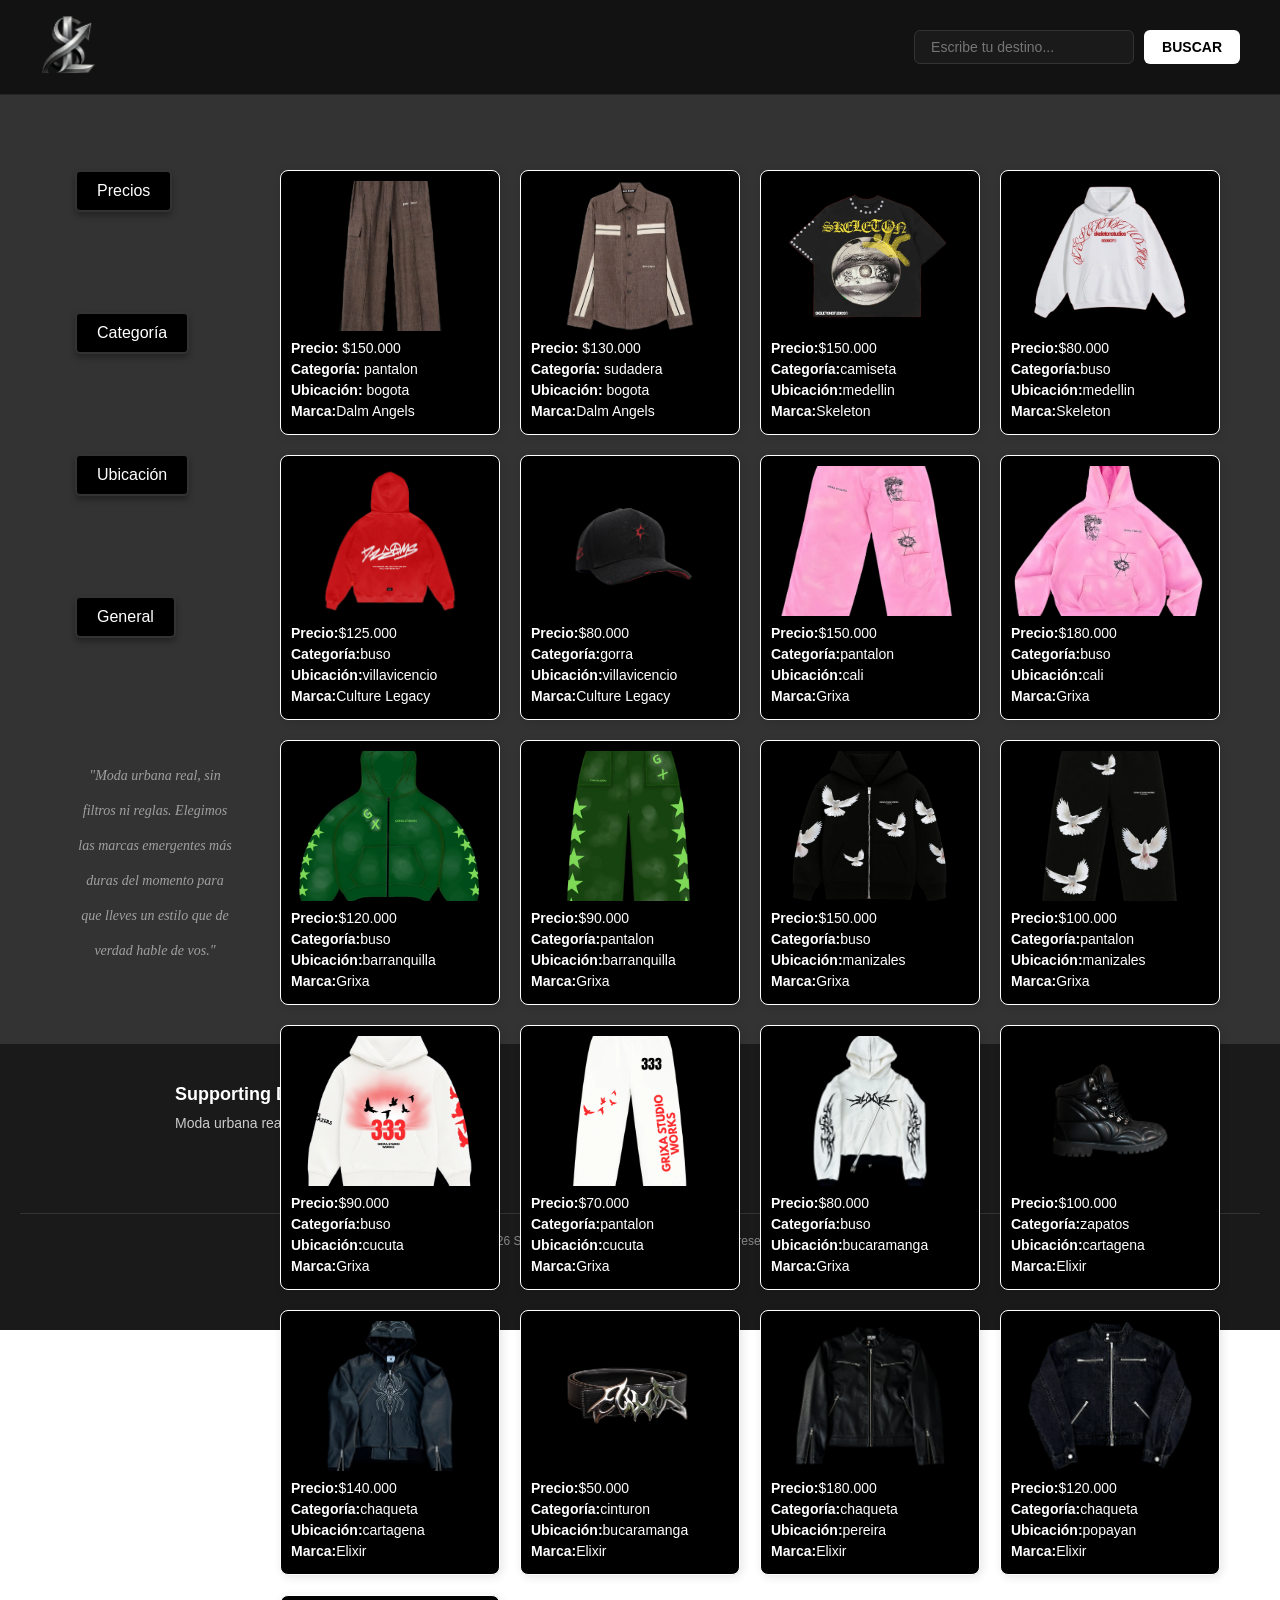
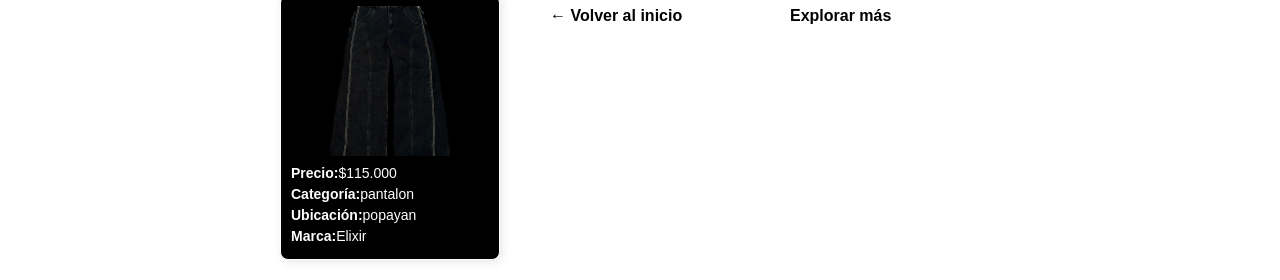
<file: index.html>
<!DOCTYPE html>
<html lang="en">
<head>
    <meta charset="UTF-8">
    <meta name="viewport" content="width=device-width, initial-scale=1.0">
    <title>Marcas y Ropa</title>
    <link rel="stylesheet" href="./Ventana 3/CSS/index.css">
    <link rel="shortcut icon" href="/Ventana 1/Images/Log.ico" type="image/x-icon">
</head>
<body>
    <header class="encabezado-principal">
        <div class="contenedor-logo">
            <img src="./Ventana 3/IMAGENES/Log.png"  class="logo-busqueda" alt="logo">
        </div>
        <form class="contenedor-buscar">
            <input type="text" placeholder="Escribe tu destino..." class="caja-buscar">
            <button type="submit" class="boton-buscar">Buscar</button>
        </form>
    </header>
    <section>
        <div class="contenedor">
            <nav class="contenedor-botones">
                <button class="mi-boton">Precios</button>
                <button class="mi-boton">Categoría</button>
                <button class="mi-boton">Ubicación</button>
                <button class="mi-boton">General</button>
                <p class="mensaje-motivacional">
                "Moda urbana real, sin filtros ni reglas.
                 Elegimos las marcas emergentes más duras del momento 
                 para que lleves un estilo que de verdad hable de vos."</p>
            </nav>
            <div class="seccion-imagenes">
            <div class="tarjeta">
                <img src="/Ventana 3/IMAGENES/8.png" alt="Producto">
                <div class="descripcion">
                    <p><strong>Precio:</strong> $150.000</p>
                    <p><strong>Categoría:</strong> pantalon</p>
                    <p><strong>Ubicación:</strong> bogota</p>
                    <p><strong>Marca:</strong>Dalm Angels</p>                    
                </div>
            </div>
            <div class="tarjeta">
                <img src="./Ventana 3/IMAGENES/12.png" alt="Producto">
                <div class="descripcion">
                    <p><strong>Precio:</strong> $130.000</p>
                    <p><strong>Categoría:</strong> sudadera</p>
                    <p><strong>Ubicación:</strong> bogota</p>
                    <p><strong>Marca:</strong>Dalm Angels</p>
                </div>
            </div>
            <div class="tarjeta">
                <img src="./Ventana 3/IMAGENES/1.png" alt="Producto">
                <div class="descripcion">
                    <p><strong>Precio:</strong>$150.000</p>
                    <p><strong>Categoría:</strong>camiseta</p>
                    <p><strong>Ubicación:</strong>medellin</p>
                    <p><strong>Marca:</strong>Skeleton</p>

                </div>
            </div>
            <div class="tarjeta">
                <img src="./Ventana 3/IMAGENES/3.png" alt="Producto">
                <div class="descripcion">
                    <p><strong>Precio:</strong>$80.000</p>
                    <p><strong>Categoría:</strong>buso</p>
                    <p><strong>Ubicación:</strong>medellin</p>
                    <p><strong>Marca:</strong>Skeleton</p>
                </div>
            </div>
            <div class="tarjeta">
                <img src="./Ventana 3/IMAGENES/5.png" alt="Producto">
                <div class="descripcion">
                    <p><strong>Precio:</strong>$125.000</p>
                    <p><strong>Categoría:</strong>buso</p>
                    <p><strong>Ubicación:</strong>villavicencio</p>
                    <p><strong>Marca:</strong>Culture Legacy</p>
                </div>
            </div>
            <div class="tarjeta">
                <img src="./Ventana 3/IMAGENES/11.png" alt="Producto">
                <div class="descripcion">
                    <p><strong>Precio:</strong>$80.000</p>
                    <p><strong>Categoría:</strong>gorra</p>
                    <p><strong>Ubicación:</strong>villavicencio</p>
                    <p><strong>Marca:</strong>Culture Legacy</p>
                </div>
            </div>
            <div class="tarjeta">
                <img src="./Ventana 3/IMAGENES/9.png" alt="Producto">
                <div class="descripcion">
                    <p><strong>Precio:</strong>$150.000</p>
                    <p><strong>Categoría:</strong>pantalon</p>
                    <p><strong>Ubicación:</strong>cali</p>
                    <p><strong>Marca:</strong>Grixa</p>
                </div>
            </div>
            <div class="tarjeta">
                <img src="./Ventana 3/IMAGENES/10.png" alt="Producto">
                <div class="descripcion">
                    <p><strong>Precio:</strong>$180.000</p>
                    <p><strong>Categoría:</strong>buso</p>
                    <p><strong>Ubicación:</strong>cali</p>
                    <p><strong>Marca:</strong>Grixa</p>
                </div>
            </div>
            <div class="tarjeta">
                <img src="./Ventana 3/IMAGENES/13.png" alt="Producto">
                <div class="descripcion">
                    <p><strong>Precio:</strong>$120.000</p>
                    <p><strong>Categoría:</strong>buso</p>
                    <p><strong>Ubicación:</strong>barranquilla</p>
                    <p><strong>Marca:</strong>Grixa</p>
                </div>
            </div>
            <div class="tarjeta">
                <img src="./Ventana 3//IMAGENES/14.png" alt="Producto">
                <div class="descripcion">
                    <p><strong>Precio:</strong>$90.000</p>
                    <p><strong>Categoría:</strong>pantalon</p>
                    <p><strong>Ubicación:</strong>barranquilla</p>
                    <p><strong>Marca:</strong>Grixa</p>
                </div>
            </div>
            <div class="tarjeta">
                <img src="./Ventana 3/IMAGENES/6.png" alt="Producto">
                <div class="descripcion">
                    <p><strong>Precio:</strong>$150.000</p>
                    <p><strong>Categoría:</strong>buso</p>
                    <p><strong>Ubicación:</strong>manizales</p>
                    <p><strong>Marca:</strong>Grixa</p>
                </div>
            </div>
            <div class="tarjeta">
                <img src="./Ventana 3/IMAGENES/7.png" alt="Producto">
                <div class="descripcion">
                    <p><strong>Precio:</strong>$100.000</p>
                    <p><strong>Categoría:</strong>pantalon</p>
                    <p><strong>Ubicación:</strong>manizales</p>
                    <p><strong>Marca:</strong>Grixa</p>
                </div>
            </div>
            <div class="tarjeta">
                <img src="./Ventana 3/IMAGENES/2.png" alt="Producto">
                <div class="descripcion">
                    <p><strong>Precio:</strong>$90.000</p>
                    <p><strong>Categoría:</strong>buso</p>
                    <p><strong>Ubicación:</strong>cucuta</p>
                    <p><strong>Marca:</strong>Grixa</p>
                </div>
            </div>
            <div class="tarjeta">
                <img src="./Ventana 3/IMAGENES/4.png" alt="Producto">
                <div class="descripcion">
                    <p><strong>Precio:</strong>$70.000</p>
                    <p><strong>Categoría:</strong>pantalon</p>
                    <p><strong>Ubicación:</strong>cucuta</p>
                    <p><strong>Marca:</strong>Grixa</p>
                </div>
            </div>
            <div class="tarjeta">
                <img src="./Ventana 3/IMAGENES/chaquetadiagonal.webp" alt="Producto">
                <div class="descripcion">
                    <p><strong>Precio:</strong>$80.000</p>
                    <p><strong>Categoría:</strong>buso</p>
                    <p><strong>Ubicación:</strong>bucaramanga</p>
                    <p><strong>Marca:</strong>Grixa</p>
                </div>
            </div>
            <div class="tarjeta">
                <img src="./Ventana 3/IMAGENES/BOTAS.webp" alt="Producto">
                <div class="descripcion">
                    <p><strong>Precio:</strong>$100.000</p>
                    <p><strong>Categoría:</strong>zapatos</p>
                    <p><strong>Ubicación:</strong>cartagena</p>
                    <p><strong>Marca:</strong>Elixir</p>
                </div>
            </div>
            <div class="tarjeta">
                <img src="./Ventana 3/IMAGENES/chaquetacueroarana.webp" alt="Producto">
                <div class="descripcion">
                    <p><strong>Precio:</strong>$140.000</p>
                    <p><strong>Categoría:</strong>chaqueta</p>
                    <p><strong>Ubicación:</strong>cartagena</p>
                    <p><strong>Marca:</strong>Elixir</p>
                </div>
            </div>
            <div class="tarjeta">
                <img src="./Ventana 3/IMAGENES/cinturon.webp" alt="Producto">
                <div class="descripcion">
                    <p><strong>Precio:</strong>$50.000</p>
                    <p><strong>Categoría:</strong>cinturon</p>
                    <p><strong>Ubicación:</strong>bucaramanga</p>
                    <p><strong>Marca:</strong>Elixir</p>
                </div>
            </div>
            <div class="tarjeta">
                <img src="./Ventana 3/IMAGENES/chaquetatoretofront.webp" alt="Producto">
                <div class="descripcion">
                    <p><strong>Precio:</strong>$180.000</p>
                    <p><strong>Categoría:</strong>chaqueta</p>
                    <p><strong>Ubicación:</strong>pereira</p>
                    <p><strong>Marca:</strong>Elixir</p>
                </div>
            </div>
            <div class="tarjeta">
                <img src="./Ventana 3/IMAGENES/chaquetavaqueranegra.webp" alt="Producto">
                <div class="descripcion">
                    <p><strong>Precio:</strong>$120.000</p>
                    <p><strong>Categoría:</strong>chaqueta</p>
                    <p><strong>Ubicación:</strong>popayan</p>
                    <p><strong>Marca:</strong>Elixir</p>
                </div>
            </div>
            <div class="tarjeta">
                <img src="./Ventana 3/IMAGENES/pantalonvaqueronegro.webp" alt="Producto">
                <div class="descripcion">
                    <p><strong>Precio:</strong>$115.000</p>
                    <p><strong>Categoría:</strong>pantalon</p>
                    <p><strong>Ubicación:</strong>popayan</p>
                    <p><strong>Marca:</strong>Elixir</p>
                </div>
            </div>
            <div class="contenedor-boton2">
                <a href="/Ventana 1/index.html" class="boton-explorar"> ← Volver al inicio</a>
            </div>
            <div class="contenedor-boton">
                <a href="#" class="boton-explorar">Explorar más</a>
            </div>
            
        </div>
    </section>
    <footer>
        <div class="columnas-footer">
    
            <div class="columna">
                <h3>Supporting D-marks</h3>
                <p>Moda urbana real, sin filtros.</p>
            </div>

            <div class="columna">
                <h3>Menú</h3>
                <ul>
                    <li><a href="#">Inicio</a></li>
                    <li><a href="#">Explorar</a></li>
                    <li><a href="#">Registro</a></li>
                </ul>
            </div>

            <div class="columna">
                <h3>Síguenos</h3>
                <ul>
                    <li><a href="#">Instagram</a></li>
                    <li><a href="#">TikTok</a></li>
                </ul>
            </div>
        </div>

        <div class="derechos">
            <p>2026 Supporting D-marks - Todos los derechos reservados <br> Stiven Bello <br> Ian Cañas <br> Luna Samara</p>
        </div>
    </footer>
    <script src="./Ventana 3/JS/index.js"></script>
</body>
</html>
</file>
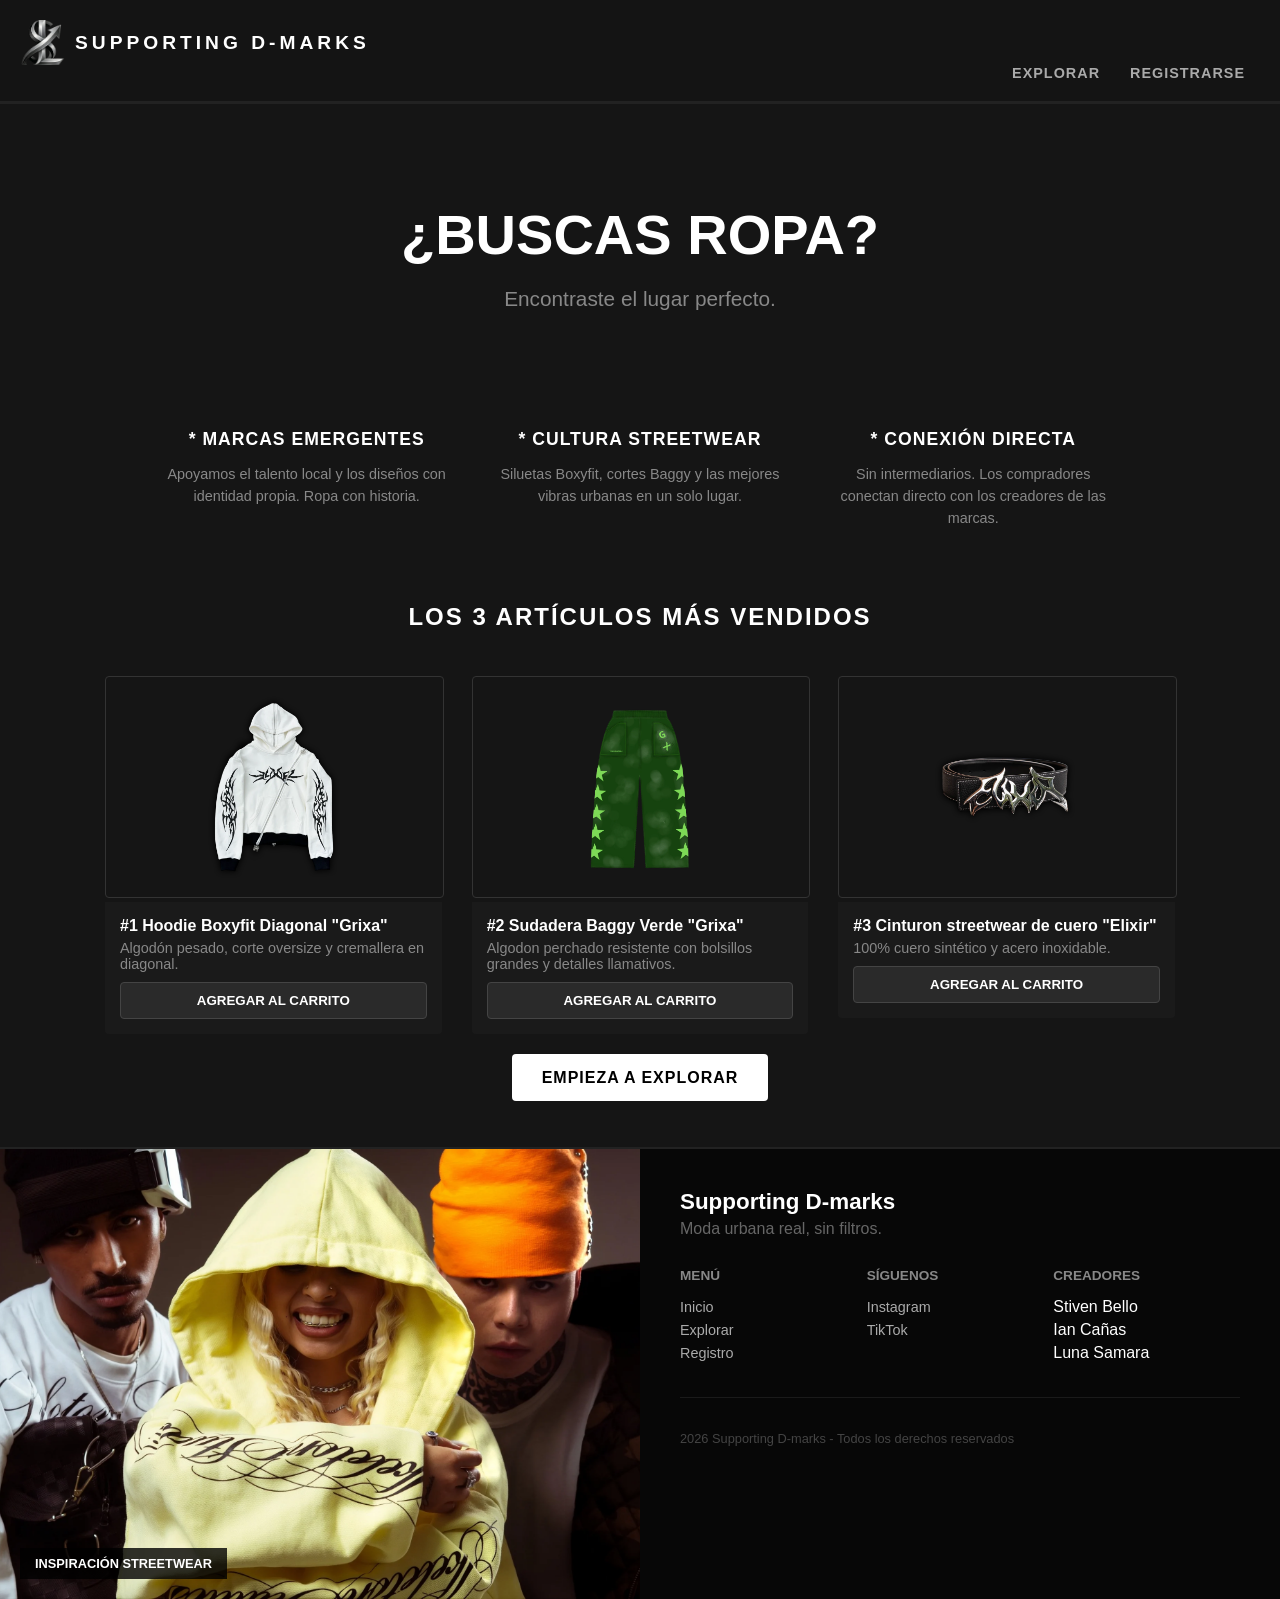
<file: Ventana 1/index.html>
<!DOCTYPE html>
<html lang="es">
<head>
    <meta charset="UTF-8">
    <title>Supporting D-marks | Inicio</title>
    <link rel="stylesheet" href="/Ventana 1/CSS/index.css">
    <link rel="shortcut icon" href="/Ventana 1/Images/Log.ico" type="image/x-icon">
</head>
<body>

    <div class="barra-navegacion">
        <div class="contenedor-logo">
            <img src="/Ventana 1/Images/Log.png " width="2%" class="imagen-logo" alt="Logo">
            <b class="texto-logo">SUPPORTING D-MARKS</b>
        </div>
        <div class="botones-menu">
            <a href="/index.html">Explorar</a>
            <a href="/Ventana 2/index.html">Registrarse</a>
        </div>
    </div>
    
    
    <div class="seccion-productos" id="seccion-productos">
        <div class="cuerpo-principal">
            <h1 class="titulo-gigante">¿BUSCAS ROPA?</h1>
            <p class="subtitulo">Encontraste el lugar perfecto.</p>
        </div>
        <div class="seccion-beneficios">
        <div class="contenedor-beneficios">
            
            <div class="tarjeta-beneficio">
                <h3>* MARCAS EMERGENTES</h3>
                <p>Apoyamos el talento local y los diseños con identidad propia. Ropa con historia.</p>
            </div>

            <div class="tarjeta-beneficio">
                <h3>* CULTURA STREETWEAR</h3>
                <p>Siluetas Boxyfit, cortes Baggy y las mejores vibras urbanas en un solo lugar.</p>
            </div>

            <div class="tarjeta-beneficio">
                <h3>* CONEXIÓN DIRECTA</h3>
                <p>Sin intermediarios. Los compradores conectan directo con los creadores de las marcas.</p>
            </div>

        </div>
    </div>
        <h2 class="titulo-seccion">LOS 3 ARTÍCULOS MÁS VENDIDOS</h2>
        
        <div class="contenedor-productos">
            
            <div class="tarjeta-producto">
                <img src="/Ventana 3/IMAGENES/chaquetadiagonal.webp" class="foto-articulo">
                <div class="info-articulo">
                    <h4>#1 Hoodie Boxyfit Diagonal "Grixa"</h4>
                    <p>Algodón pesado, corte oversize y cremallera en diagonal.</p>
                </div>
            </div>

            
            <div class="tarjeta-producto">
                <img src="/Ventana 3/IMAGENES/14.png" class="foto-articulo">
                <div class="info-articulo">
                    <h4>#2 Sudadera Baggy Verde "Grixa" </h4>
                    <p>Algodon perchado resistente con bolsillos grandes y detalles llamativos.</p>
                </div>
            </div>

           
            <div class="tarjeta-producto">
                <img src="/Ventana 3/IMAGENES/cinturon.webp" class="foto-articulo">
                <div class="info-articulo">
                    <h4>#3 Cinturon streetwear de cuero "Elixir"</h4>
                    <p>100% cuero sintético y acero inoxidable.</p>
                </div>
            </div>
            
        </div>
        <div class="cuerpo-principal">
            <a href="/index.html" class="boton-empezar">Empieza a explorar</a>
        </div>
    </div>
    <div class="seccion-inferior-dividida">
        <div class="mitad-modelo">
            <img src="/Ventana 1/Images/Fondo.webp" class="foto-modelo">
            <div class="texto-foto">INSPIRACIÓN STREETWEAR</div>
        </div>

        <div class="mitad-footer">
            
            <div class="encabezado-footer">
                <h3>Supporting D-marks</h3>
                <p>Moda urbana real, sin filtros.</p>
            </div>

            <div class="bloque-links">
                <h4>Menú</h4>
                <p><a href="/Ventana 1/index.html">Inicio</a></p>
                <p><a href="/index.html">Explorar</a></p>
                <p><a href="/Ventana 2/index.html">Registro</a></p>
            </div>

            <div class="bloque-links">
                <h4>Síguenos</h4>
                <p><a href="#">Instagram</a></p>
                <p><a href="#">TikTok</a></p>
            </div>

            <div class="bloque-links">
                <h4>Creadores</h4>
                <p>Stiven Bello</p>
                <p>Ian Cañas</p>
                <p>Luna Samara</p>
            </div>

            <div class="derechos-autor">
                <p>2026 Supporting D-marks - Todos los derechos reservados</p>
            </div>

        </div>

    </div>
    <script src="/Ventana 1/JS/script.js"></script>
</body>
</html>
</file>
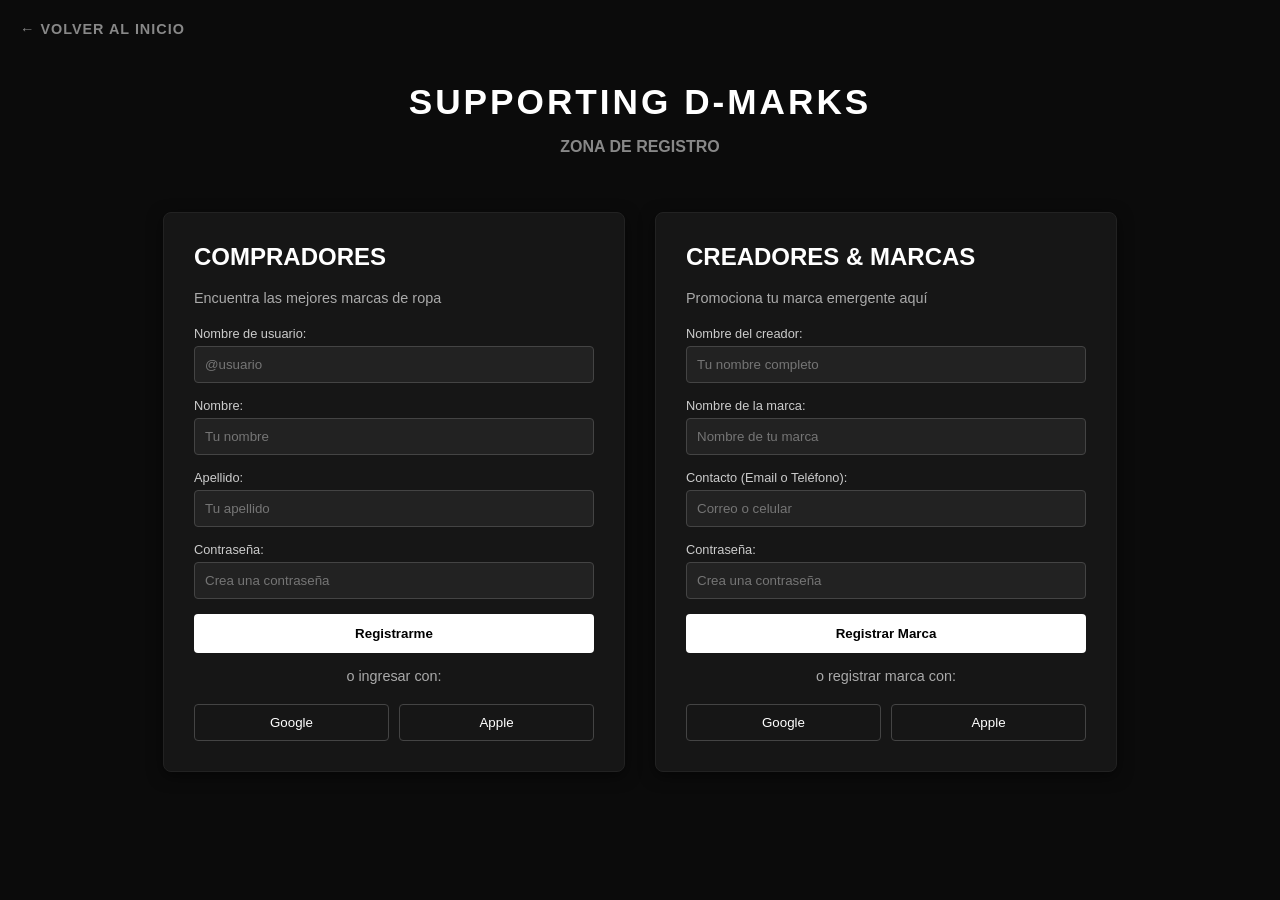
<file: Ventana 2/index.html>
<!DOCTYPE html>
<html lang="es">
<head>
    <meta charset="UTF-8">
    <meta name="viewport" content="width=device-width, initial-scale=1.0">
    <title>Registro</title>
    <link rel="stylesheet" href="/Ventana 2/CSS/index.css">
    <link rel="shortcut icon" href="/Ventana 1/Images/Log.ico" type="image/x-icon">
</head>
<body>
    <div class="contenedor-volver">
        <a href="/Ventana 1/index.html" class="boton-volver">← Volver al Inicio</a>
    </div>
    <header class="encabezado">
        <h1>SUPPORTING D-MARKS</h1>
        <p>ZONA DE REGISTRO</p>
    </header>
    <div class="contenedor-principal">
        
        <section class="tarjeta compradores">
            <h2>COMPRADORES</h2>
            <p>Encuentra las mejores marcas de ropa</p>
            
            <form>
                <label>Nombre de usuario:</label>
                <input type="text" placeholder="@usuario" required>

                <label>Nombre:</label>
                <input type="text" placeholder="Tu nombre" required>

                <label>Apellido:</label>
                <input type="text" placeholder="Tu apellido" required>

                <label>Contraseña:</label>
                <input type="password" placeholder="Crea una contraseña" required>

                <button type="submit" class="boton-enviar">Registrarme</button>
            </form>

            <p class="texto-o">o ingresar con:</p>
            <div class="botones-redes">
                <button type="button" class="boton-social google">Google</button>
                <button type="button" class="boton-social apple">Apple</button>
            </div>
        </section>
        <section class="tarjeta marcas">
            <h2>CREADORES & MARCAS</h2>
            <p>Promociona tu marca emergente aquí</p>
            
            <form>
                <label>Nombre del creador:</label>
                <input type="text" placeholder="Tu nombre completo" required>

                <label>Nombre de la marca:</label>
                <input type="text" placeholder="Nombre de tu marca" required>

                <label>Contacto (Email o Teléfono):</label>
                <input type="text" placeholder="Correo o celular" required>

                <label>Contraseña:</label>
                <input type="password" placeholder="Crea una contraseña" required>

                <button type="submit" class="boton-enviar">Registrar Marca</button>
            </form>

            <p class="texto-o">o registrar marca con:</p>
            <div class="botones-redes">
                <button type="button" class="boton-social google">Google</button>
                <button type="button" class="boton-social apple">Apple</button>
            </div>
        </section>

    </div>

</body>
</html>
</file>
<file: Ventana 3/CSS/index.css>
*{
    margin: 0;
    padding: 0;
    box-sizing: border-box;
}
.encabezado-principal {
  display: flex;
  justify-content: space-between; 
  align-items: center;           
  background-color: #121212;     
  padding: 15px 40px;            
  border-bottom: 1px solid #252525; 
  box-shadow: 0 4px 20px rgba(0, 0, 0, 0.5);
}


.logo-imagen {
  height: 45px;                   
  width: auto;
  filter: drop-shadow(0 2px 8px rgba(255, 255, 255, 0.1)); 
}


.contenedor-buscar {
  display: flex;
  gap: 10px;                      
}


.caja-buscar {
  background-color: #1a1a1a;      
  color: #ffffff;                 
  border: 1px solid #333333;      
  border-radius: 6px;             
  padding: 8px 16px;
  font-size: 14px;
  outline: none;                 
  transition: all 0.3s ease;
  width: 220px;
}


.boton-buscar {
  background-color: #ffffff;     
  color: #000000;                 
  border: none;
  border-radius: 6px;
  padding: 8px 18px;
  font-size: 14px;
  font-weight: 600;
  text-transform: uppercase;      
  cursor: pointer;
  transition: all 0.3s ease;
}


.boton-buscar:hover {
  background-color: #00adb5;     
  color: #000000;
  transform: translateY(-1px);  
}
.barra-busqueda{
  background-color: #1a1a1a;
  display: flex;
  align-items: center;
  justify-content: space-between;
  padding: 20px,40px;
  height: 100px;
}
.logo-busqueda{
  height: 60px;             
  width: auto;              
}
.grupo-busqueda{
  display: flex;
  gap: 10px;
}
.contenedor-botones {
  display: flex;
  flex-direction: column; 
  gap: 100px;              
  padding: 20px;
  max-width: 200px;    
}


.mi-boton {
  background-color: #1e1e1e; 
  color: #ffffff;            
  border: 2px solid #333333; 
  border-radius: 8px;        
  padding: 12px 24px;        
  font-size: 16px;         
  font-weight: 500;
  cursor: pointer;
  transition: all 0.3s ease; 
  box-shadow: 0 4px 6px rgba(0, 0, 0, 0.3); 
}


.mi-boton:hover {
  background-color: #00adb5; 
  border-color: #00adb5;
  color: #ffffff;
  transform: translateY(-2px);
  box-shadow: 0 6px 12px rgba(0, 173, 181, 0.4);
}


.mi-boton:active {
  transform: translateY(1px);
}
.mensaje-motivacional {
  color: #a0a0a0;         
  font-size: 14px;        
  font-style: italic;      
  text-align: center;      
  margin-top: 20px;        
  line-height: 2.5;       
  max-width: 180px;        
}
.contenedor{
  display: flex;
  flex-direction: column;
  gap: 15px;
  padding: 55px;
  background-color:#333;
  width: 100%;
  height: 110%;

}
.contenedor button{
  background-color: black;
  color: white;
  padding: 10px 20px;
  border-radius: 5px;
  cursor: pointer;
  font-size: 16px;
  width: fit-content;
}
section {
  display: flex; 
  background-color:#333;
}
.seccion-imagenes {
  display: grid;
  grid-template-columns: repeat(auto-fill, minmax(200px, 1fr));
  gap: 20px;
  padding: 20px;
  position: absolute; 
  left: 260px;        
  width: calc(100% - 300px); 
}
.tarjeta {
  background-color: black;
  border: 1px solid white;
  box-shadow: 2px 2px 10px rgba(0,0,0,0.1);
  border-radius: 8px;
  padding: 10px;
    
}


.tarjeta img {
  width: 100%;
  height: 150px;
  object-fit: cover; 
  border-radius: 4px;
  transition: 0.3s;
}
.tarjeta:hover img{
  transform:scale(1.8) ;
}

.descripcion p {
  margin: 5px 0;
  font-family: Arial, sans-serif;
  font-size: 14px;
  color: white;
}
.contenedor-boton2 {
  text-align: center;
  width: 100%;
  display: flex;
}
.contenedor-boton {
  text-align: center;
  display: flex;
  justify-content: space-between;
}

.boton-explorar {
  background-color: #fff;
  color: #000000;
  padding: 12px 30px;
  text-decoration: none;
  font-size: 16px;
  font-family: Arial, sans-serif;
  font-weight: bold;
  border-radius: 25px;
  transition: background-color 0.3s ease;
}

.boton-explorar:hover {
  background-color: #00adb5;
}
footer {
  background-color: #1a1a1a;
  color: white;
  padding: 40px 20px;
  font-family: Arial, sans-serif;
  border-top: 1px solid #333333;
}


.columnas-footer {
  display: flex;
  justify-content: space-around;
  padding-bottom: 20px;
}


.columna h3 {
  color: #fff; 
  margin-bottom: 10px;
  font-size: 18px;
}




.columna ul li {
  margin-bottom: 8px;
}


.columna p, .columna a {
  color: #cccccc;
  text-decoration: none; 
  font-size: 14px;
}

.columna a:hover {
  color: white;
}

.derechos {
  text-align: center;
  border-top: 1px solid #333333;
  padding-top: 20px;
  font-size: 12px;
  color: #888888;
}
</file>
<file: Ventana 1/CSS/index.css>
body {
    background-color: rgba(0, 0, 0, 0.75); 
    background-blend-mode: overlay;
    color: #ffffff;
    font-family: sans-serif;
    margin: 0;
    padding: 0;
}

/* --- BARRA DE NAVEGACIÓN --- */
.barra-navegacion {
    background-color: #141414;
    padding: 20px;
    border-bottom: 1px solid #222;
    overflow: hidden;
    text-align: center;
}

.contenedor-logo {
    display: flex;
    justify-content: flex-start;
    align-items: center;
}
.imagen-logo {
    width: 45px;
    height: 45px;
    object-fit: cover;
    border-radius: 4px;
    display: inline-block;
    vertical-align: middle;
    margin-right: 10px;
}
.texto-logo {
    font-size: 1.2rem;
    letter-spacing: 4px;
    font-weight: bold;
    display: inline-block;
    vertical-align: middle;
}

.botones-menu {
    display: flex;
    align-items: center;
    float:inline-end;
}

.botones-menu a {
    color: #aaa;
    text-decoration: none;
    margin: 0 15px;
    font-weight: bold;
    font-size: 0.9rem;
    text-transform: uppercase;
    letter-spacing: 1px;
    align-items: center;
}

.botones-menu a:hover {
    color: #fff;
}

.cuerpo-principal {
    text-align: center;
    padding: 20px 20px;
}

.titulo-gigante {
    font-size: 3.5rem;
    margin-bottom: 10px;
}

.subtitulo {
    color: #888;
    font-size: 1.3rem;
    margin-bottom: 40px;
}

.boton-empezar {
    background-color: #ffffff;
    color: #000000;
    text-decoration: none;
    padding: 15px 30px;
    font-weight: bold;
    border-radius: 4px;
    text-transform: uppercase;
    letter-spacing: 1px;
}

.seccion-beneficios {
    padding: 20px 20px 20px 20px;
    text-align: center;
}

.contenedor-beneficios {
    max-width: 1000px;
    margin: 0 auto;
    overflow: hidden; 
}

.tarjeta-beneficio {
    width: 33.33%;
    float: left;
    padding: 20px;
    box-sizing: border-box;
}

.tarjeta-beneficio h3 {
    font-size: 1.1rem;
    margin-bottom: 10px;
    letter-spacing: 1px;
    color: #ffffff;
}

.tarjeta-beneficio p {
    font-size: 0.9rem;
    color: #888;
    line-height: 1.5; 
}
.seccion-productos {
    background-color: rgba(17, 17, 17, 0.9);
    padding: 40px 20px;
    text-align: center;
    border-top: 2px solid #222;
}

.titulo-seccion {
    margin-bottom: 30px;
    font-size: 1.5rem;
    letter-spacing: 2px;
}

.contenedor-productos {
    max-width: 1100px;
    margin: 0 auto;
    overflow: hidden;
}

.tarjeta-producto {
    width: 33.33%;
    float: left;
    padding: 15px;
    box-sizing: border-box;
    transition: 0.3s;
}
.tarjeta-producto:hover {
    transform: scale(1.05);
}

.foto-articulo {
    width: 100%;
    height: 220px;
    object-fit:contain;
    border-radius: 4px;
    border: 1px solid #333;
}

.info-articulo {
    background-color: #1a1a1a;
    padding: 15px;
    text-align: left;
    border-radius: 0 0 4px 4px;
}

.info-articulo h4 {
    margin: 0 0 5px 0;
}

.info-articulo p {
    margin: 0;
    color: #888;
    font-size: 0.9rem;
}


.seccion-inferior-dividida {
    width: 100%;
    overflow: hidden; 
    border-top: 2px solid #222;
    background-color: #070707;
}


.mitad-modelo {
    width: 50%;
    float: left;
    position: relative;
}

.foto-modelo {
    width: 100%;
    height: 450px; 
    object-fit: cover;
    display: block;
}

.texto-foto {
    position: absolute;
    bottom: 20px;
    left: 20px;
    background-color: rgba(0, 0, 0, 0.8);
    padding: 8px 15px;
    font-size: 0.8rem;
    font-weight: bold;
}

.mitad-footer {
    width: 50%;
    float: left;
    padding: 40px;
    box-sizing: border-box;
}

.encabezado-footer {
    margin-bottom: 30px;
}

.encabezado-footer h3 {
    margin: 0 0 5px 0;
    font-size: 1.4rem;
}

.encabezado-footer p {
    margin: 0;
    color: #666;
}

.bloque-links {
    width: 33.33%;
    float: left;
    margin-bottom: 30px;
}

.bloque-links h4 {
    margin: 0 0 15px 0;
    color: #888;
    text-transform: uppercase;
    font-size: 0.85rem;
}

.bloque-links p {
    margin: 5px 0;
}

.bloque-links a {
    color: #aaa;
    text-decoration: none;
    font-size: 0.9rem;
}

.bloque-links a:hover {
    color: #fff;
}

.derechos-autor {
    width: 100%;
    float: left;
    border-top: 1px solid #1a1a1a;
    padding-top: 20px;
    color: #444;
    font-size: 0.8rem;
}
</file>
<file: Ventana 2/CSS/index.css>
body {
    background-color: #0b0b0b;
    color: #ffffff;           
    font-family: sans-serif;  
    margin: 0;
    padding: 0;
}

.contenedor-volver {
    padding: 20px 0 0 20px; 
}

.boton-volver {
    color: #888888;
    text-decoration: none; 
    font-size: 0.9rem;
    font-weight: bold;
    text-transform: uppercase;
    letter-spacing: 1px;
    transition: color 0.2s ease;
}


.boton-volver:hover {
    color: #ffffff; 
}
.encabezado {
    text-align: center;
    padding: 20px;
}

.encabezado h1 {
    font-size: 2.2rem;
    letter-spacing: 3px;
    margin-bottom: 5px;
}

.encabezado p {
    color: #888888;
    font-weight: bold;
}


.contenedor-principal {
    display: flex;
    flex-wrap: wrap; 
    justify-content: center;
    gap: 30px;
    padding: 20px;
}


.tarjeta {
    background-color: #161616; 
    padding: 30px;
    border-radius: 8px;
    width: 100%;
    max-width: 400px;
    box-shadow: 0px 4px 15px rgba(0, 0, 0, 0.5);
    transition: transform 0.3s , border-color 0.3s ;
    border: 1px solid #222;
}

.tarjeta:hover {
    transform: translateY(-1px); 
    border-color: #ffffff;
}

.tarjeta h2 {
    margin-top: 0;
    font-size: 1.5rem;
}

.tarjeta p {
    color: #aaa;
    font-size: 0.9rem;
    margin-bottom: 20px;
}

form {
    display: flex;
    flex-direction: column;
}

label {
    font-size: 0.8rem;
    margin-bottom: 5px;
    color: #ccc;
}

input {
    background-color: #222;
    color: #fff;
    border: 1px solid #444;
    padding: 10px;
    margin-bottom: 15px;
    border-radius: 4px;
}

input:focus {
    outline: none;
    border-color: #00acb58e;
}

.boton-enviar {
    background-color: #ffffff;
    color: #000000;
    border: none;
    padding: 12px;
    font-weight: bold;
    cursor: pointer;
    border-radius: 4px;
    transition: background-color 0.2s;
}

.boton-enviar:hover {
    background-color: #00acb58e;
}

.texto-o {
    text-align: center;
    margin: 15px 0;
}

.botones-redes {
    display: flex;
    gap: 10px;
}

.boton-social {
    flex: 1;
    background-color: transparent;
    color: white;
    border: 1px solid #444;
    padding: 10px;
    cursor: pointer;
    border-radius: 4px;
}

.boton-social:hover {
    background-color: #00acb58e;
    color: #000;
}
</file>
